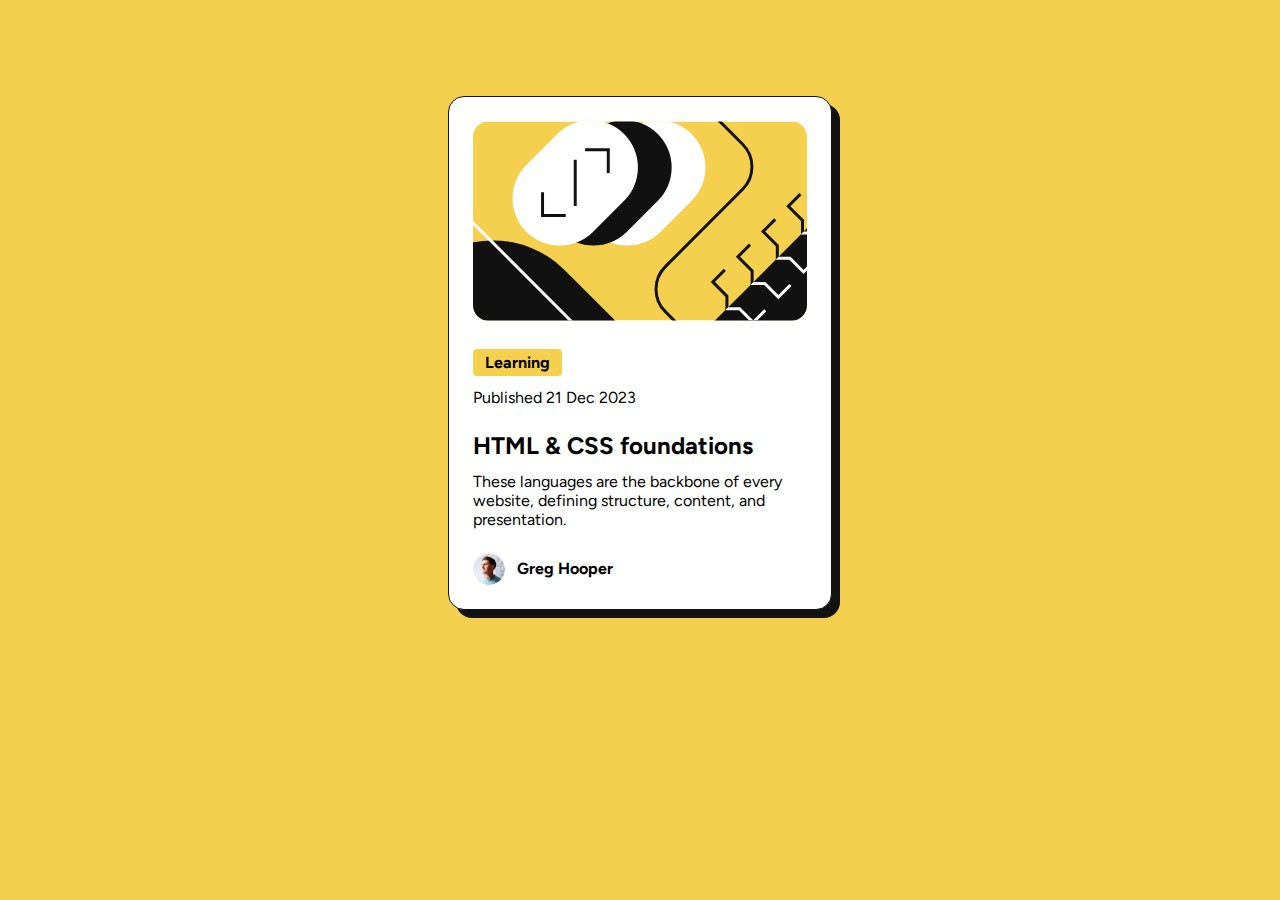
<file: blog-preview-card-main/index.html>
<!DOCTYPE html>
<html lang="en">

<head>
  <meta charset="UTF-8">
  <meta name="viewport" content="width=device-width, initial-scale=1.0">
  <!-- displays site properly based on user's device -->

  <link rel="icon" type="image/png" sizes="32x32" href="./assets/images/favicon-32x32.png">
  <link rel="stylesheet" href="styles.css">

  <title>Blog preview card</title>

  <!-- Feel free to remove these styles or customise in your own stylesheet 👍 -->
  <style>

  </style>
</head>

<body>
  <div class="container">
    <img class="article-image" src="./assets/images/illustration-article.svg" alt="Article Illustration">
    <button>Learning</button>
    <p class="date">Published 21 Dec 2023</p>
    <h2>HTML & CSS foundations</h2>
    <p>These languages are the backbone of every website, defining structure, content, and presentation.
    </p>
    <div class="author">
      <img class="avatar" src="./assets/images/image-avatar.webp" alt="Greg Hooper's Avatar">
      <span><h4>Greg Hooper</h4></span>
    </div>
  </div>
</body>

</html>
</file>
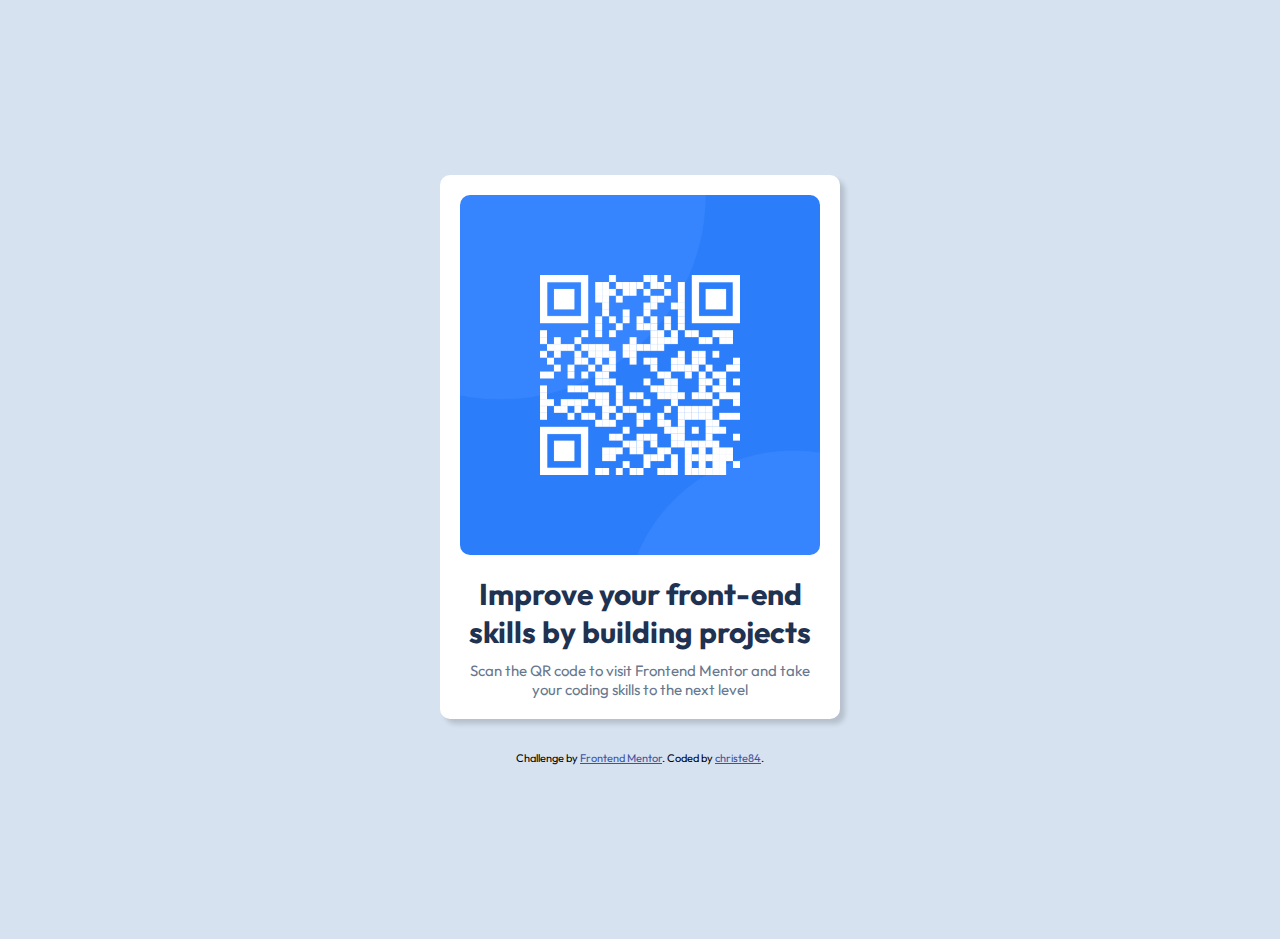
<file: qr-code-component-main/index.html>
<!DOCTYPE html>
<html lang="en">

<head>
  <meta charset="UTF-8">
  <meta name="viewport" content="width=device-width, initial-scale=1.0">
  <!-- displays site properly based on user's device -->

  <link rel="icon" type="image/png" sizes="32x32" href="./images/favicon-32x32.png">
  <link rel="stylesheet" href="styles.css">

  <title>Frontend Mentor | QR code component</title>
</head>

<body>
  <div class="container">
    <img src="./images/image-qr-code.png" alt="">
    <h1>
      Improve your front-end skills by building projects
    </h1>
    <p>
      Scan the QR code to visit Frontend Mentor and take your coding skills to the next level
    </p>
  </div>

  <div class="attribution">
    Challenge by <a href="https://www.frontendmentor.io?ref=challenge" target="_blank">Frontend Mentor</a>.
    Coded by <a href="#">christe84</a>.
  </div>
</body>

</html>
</file>
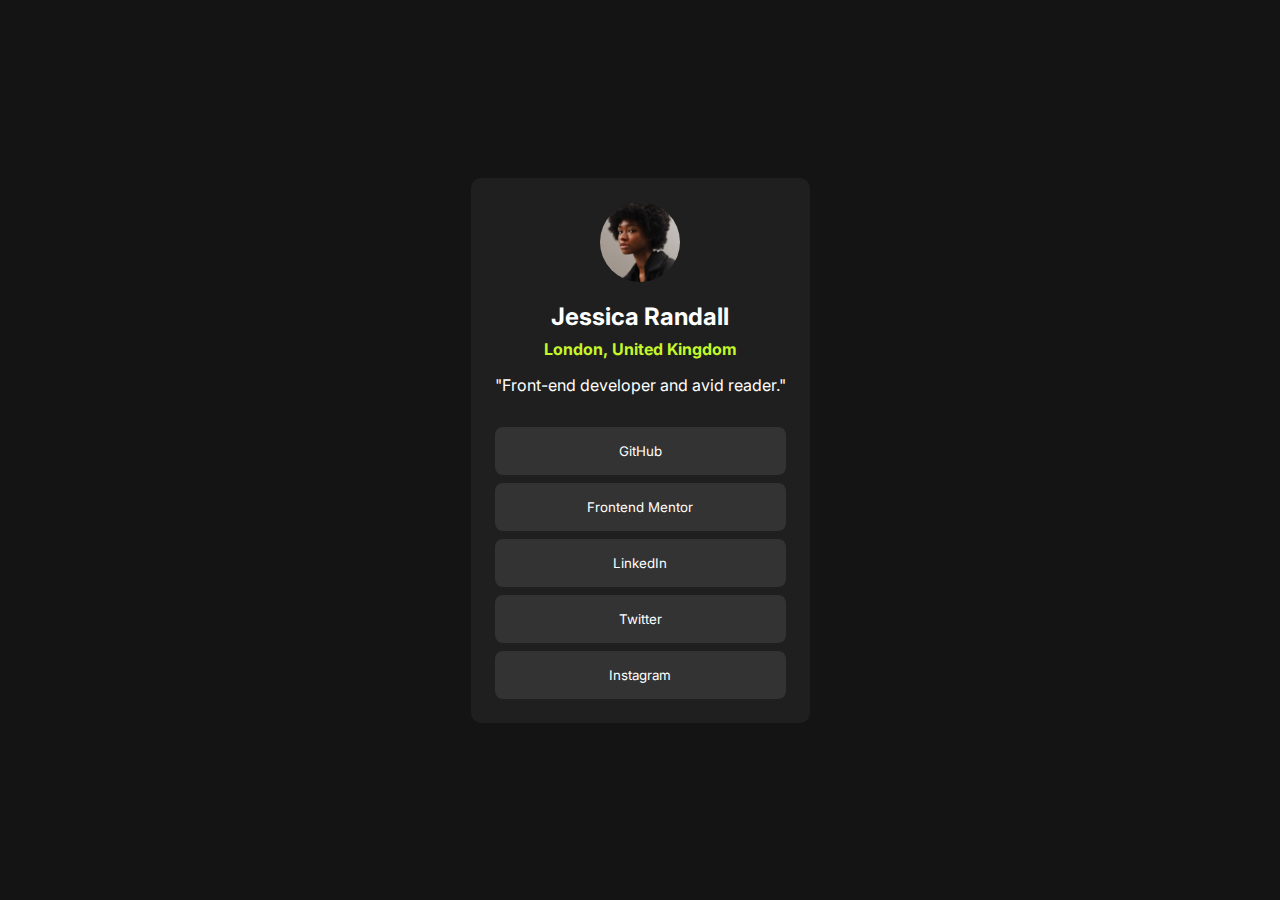
<file: social-links-profile-main/index.html>
<!DOCTYPE html>
<html lang="en">

<head>
  <meta charset="UTF-8">
  <meta name="viewport" content="width=device-width, initial-scale=1.0">
  <!-- displays site properly based on user's device -->

  <link rel="icon" type="image/png" sizes="32x32" href="./assets/images/favicon-32x32.png">
  <link rel="stylesheet" href="./styles.css">

  <title>Social links profile</title>

  <!-- Feel free to remove these styles or customise in your own stylesheet 👍 -->

</head>

<body>
  <div class="profile-container">
    <img src="./assets/images/avatar-jessica.jpeg" alt="Jessica's avatar">
    <h1>Jessica Randall<span>London, United Kingdom</span></h1>
    <p>"Front-end developer and avid reader."</p>
   
    <ul>
      <li><button>GitHub</button></li>
      <li><button>Frontend Mentor</button></li>
      <li><button>LinkedIn</button></li>
      <li><button>Twitter</button></li>
      <li><button>Instagram</button></li>
    </ul>
  </div>

</body>

</html>
</file>
<file: blog-preview-card-main/styles.css>
@import url('https://fonts.googleapis.com/css2?family=Figtree:ital,wght@0,300..900;1,300..900&display=swap');

:root {
    --yellow: hsl(47, 88%, 63%);
    --dark-gray: hsl(0, 0%, 7%);
    --light-gray: hsl(0, 0%, 42%);
    --white: hsl(0, 0%, 100%);
}

* {
    padding: 0;
    margin: 0;
    box-sizing: border-box;
}

body {
    background-color: var(--yellow);
    display: flex;
    flex-direction: column;
    align-items: center;
    padding: 5rem;
}

.container .article-image {
    border-radius: 1rem;
    margin-bottom: 24px;
    max-width: 100%;
}

.container {
    max-width: 384px;
    max-height: 522px;
    padding: 24px;
    background-color: var(--white);
    border: 1px solid var(--dark-gray);
    box-shadow: 8px 8px 0px var(--dark-gray);
    border-radius: 1rem;
    margin: 1rem;
    font-family: "Figtree", sans-serif;
}

.container button {
    background-color: var(--yellow);
    margin-bottom: 12px;
    border: none;
    font-size: 16px;
    font-weight: 700;
    padding: 4px 12px;
    border-radius: 4px;
    font-family: "Figtree", sans-serif;
}

.container h2 {
    margin-bottom: 12px;
}

.container h2:hover {
    color: var(--yellow);
}

.container p {
    margin-bottom: 24px;
}

.author {
    display: flex;
    align-items: center;
}

.author .avatar {
    width: 32px;
    height: 32px;
    margin-bottom: 0px;
    border-radius: 50%;
    margin-right: 12px;
}

@media screen and (max-width: 500px) {
    .container {
        width: 90%;
        margin: 2 rem auto;
    }
}
</file>
<file: qr-code-component-main/styles.css>
@import url('https://fonts.googleapis.com/css2?family=Outfit:wght@100..900&display=swap');

*{
    margin: 0;
    padding: 0;
    box-sizing: border-box;
}

:root{
--white: hsl(0, 0%, 100%);
--light-gray: hsl(212, 45%, 89%);
--grayish-blue: hsl(216, 15%, 48%);
--dark-blue: hsl(218, 44%, 22%);
}

img{
    max-width: 100%;
}

body{
    font-family: "Outfit",sans-serif;
    font-size: 15px;
    background-color: var(--light-gray);
    display: flex;
    flex-direction: column;
    align-items: center;
    justify-content: center;
    height: calc(100vh - 1px);
    margin: 1.25rem;
}

.container{
    background-color: var(--white);
    padding: 1.25rem;
    border-radius: 0.625rem;
    box-shadow: 5px 5px 5px rgba(0,0,0,0.15);
    margin-bottom: 2rem;
}

.container img{
    border-radius: 0.625rem;
    margin-bottom: 1rem;
}

.container h1{
    color: var(--dark-blue);
    text-align: center;
    /* justify-content: center; */
    margin-bottom: 10px;
}

.container p{
    color: var(--grayish-blue);
    text-align: center;
}

.attribution { 
    font-size: 11px; 
    text-align: center; 
}

.attribution a { 
    color: hsl(228, 45%, 44%); 
}

@media (min-width: 500px){
    .container{
        width: 400px;
    }
}
</file>
<file: social-links-profile-main/styles.css>
@import url('https://fonts.googleapis.com/css2?family=Figtree:ital,wght@0,300..900;1,300..900&family=Inter:ital,opsz,wght@0,14..32,100..900;1,14..32,100..900&display=swap');


:root{
    --green: hsl(75, 94%, 57%);
    --white: hsl(0, 0%, 100%);
    --light-gray: hsl(0, 0%, 20%);
    --gray: hsl(0, 0%, 12%);
    --dark-gray:hsl(0, 0%, 8%);
}

*{
    padding: 0;
    margin: 0;
    box-sizing: border-box;
    font-family: "Inter", sans-serif;
}

body{
    background-color: var(--dark-gray);
    display: flex;
    align-items: center;
    justify-content: center;
    min-height: 100vh;
}

.profile-container{
    background-color: var(--gray);
    max-width: 400px;
    font-family: "Inter", sans-serif;
    /* display: flex; */
    /* flex-direction: column;
    justify-content: center;
    align-items: center; */
    padding: 24px;
    border-radius: 10px;
}

.profile-container img{
    width: 80px;
    height: 80px;
    border-radius: 50%;
    display: block;
    margin-inline: auto;
    margin-bottom: 1.25rem;
}

/* .profile-name{
    font-size: 14px;
    color: var(--white);
} */

.profile-container h1{
    color: var(--white);
    font-size: 1.5rem;
    text-align: center;
}

.profile-container h1 span{
    font-size: 1rem;
    color: var(--green);
    display: block;
    margin: 0.5rem 0 1rem;
}

.profile-container p{
    color:var(--white);
    /* gap: 0.5rem */
}

ul{
    list-style-type: none;
}

.profile-container ul{
    display: grid;
    gap: 0.5rem;
    margin-top: 2rem;
}

.profile-container ul li button{
    width: 100%;
    padding: 1rem;
    background-color: var(--light-gray);
    color: var(--white);
    border: none;
    outline: none;
    cursor: pointer;
    border-radius: 0.5rem;
}

.profile-container ul li button:hover{
    background-color: var(--green);
    color: var(--dark-gray);
}
</file>
